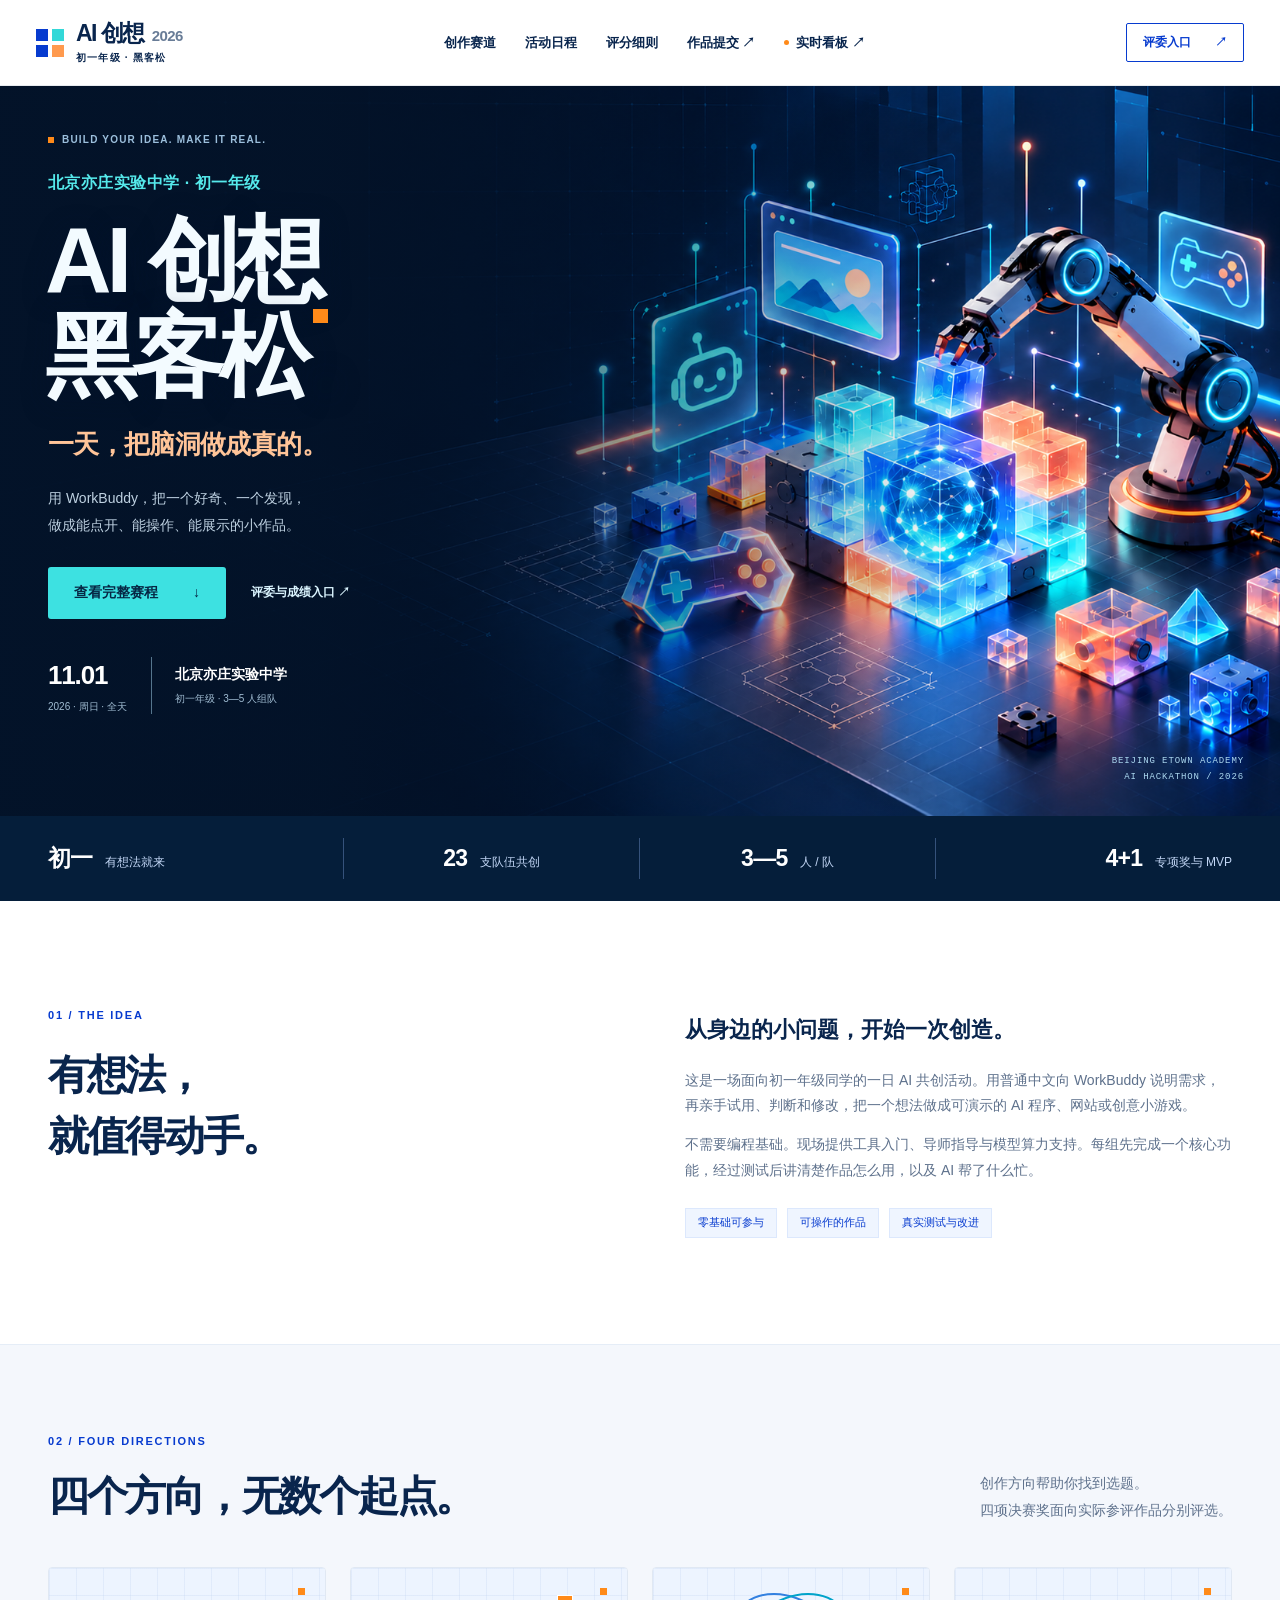
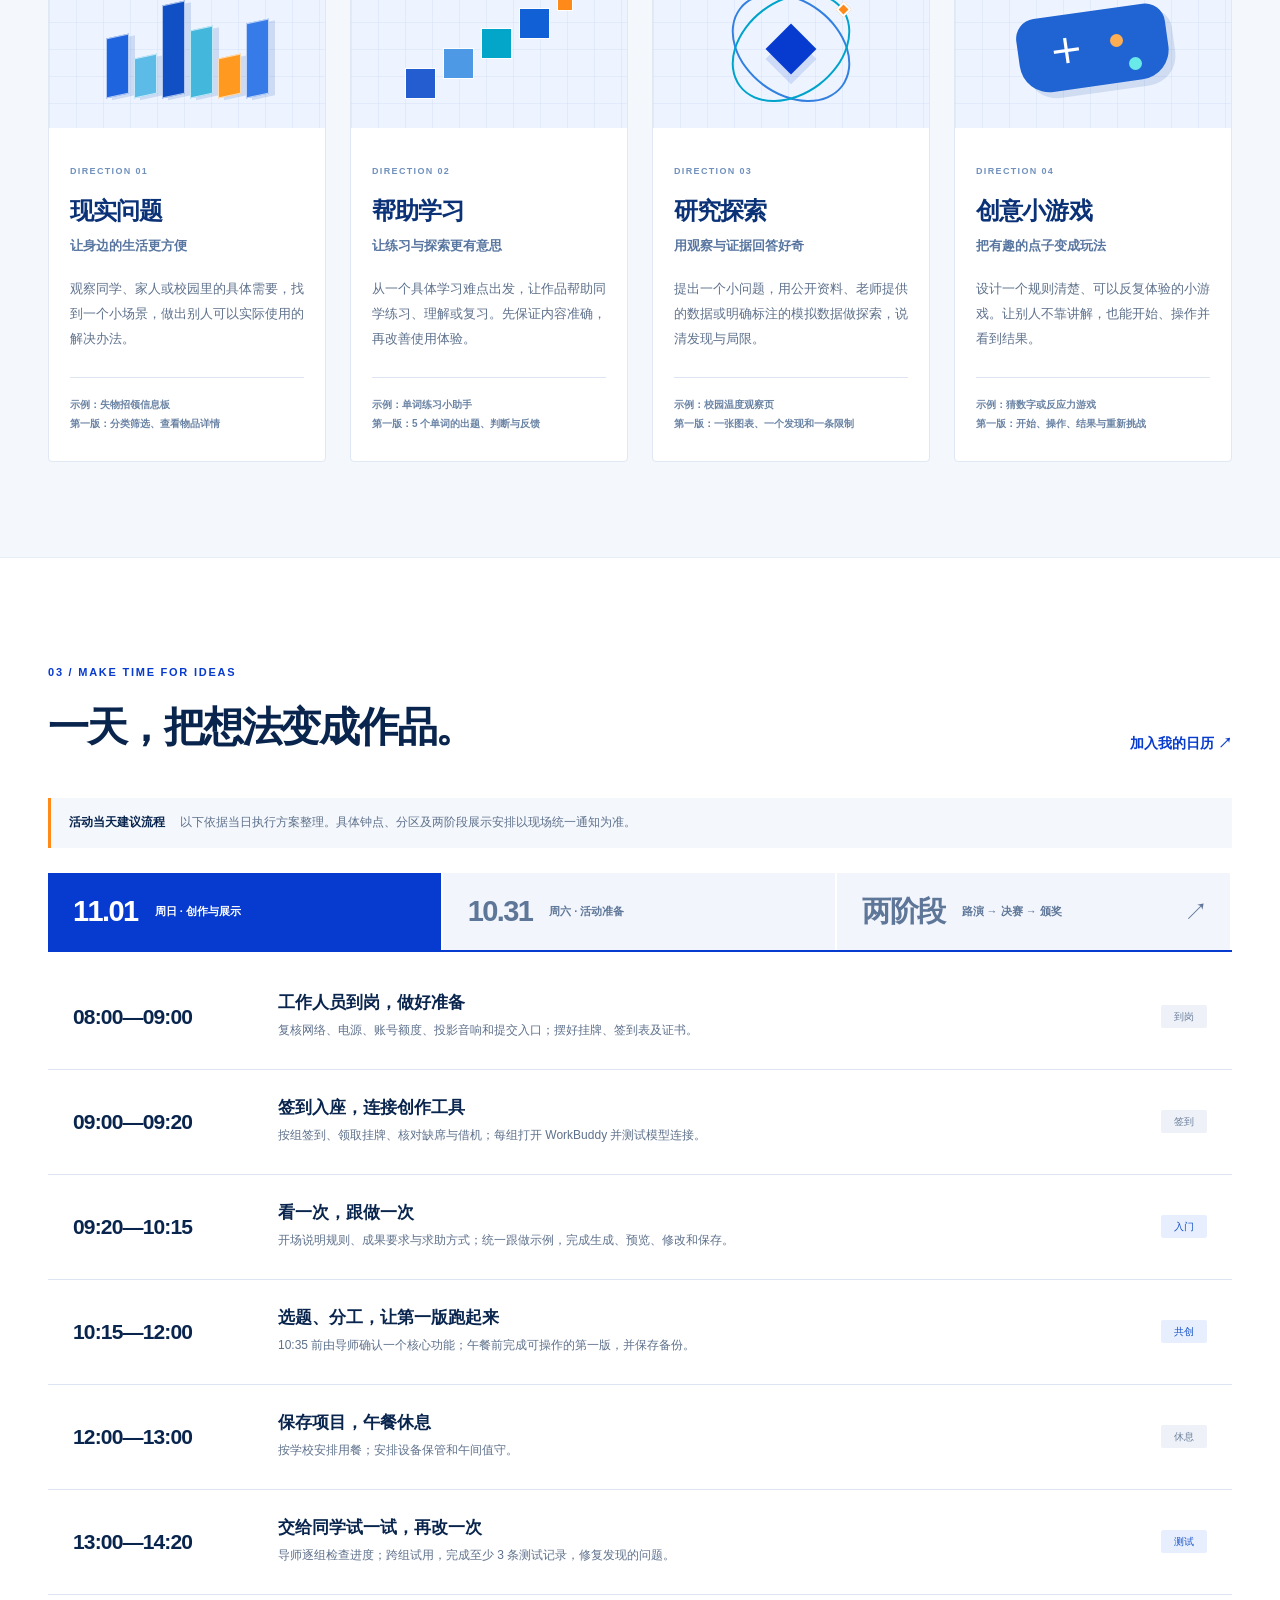
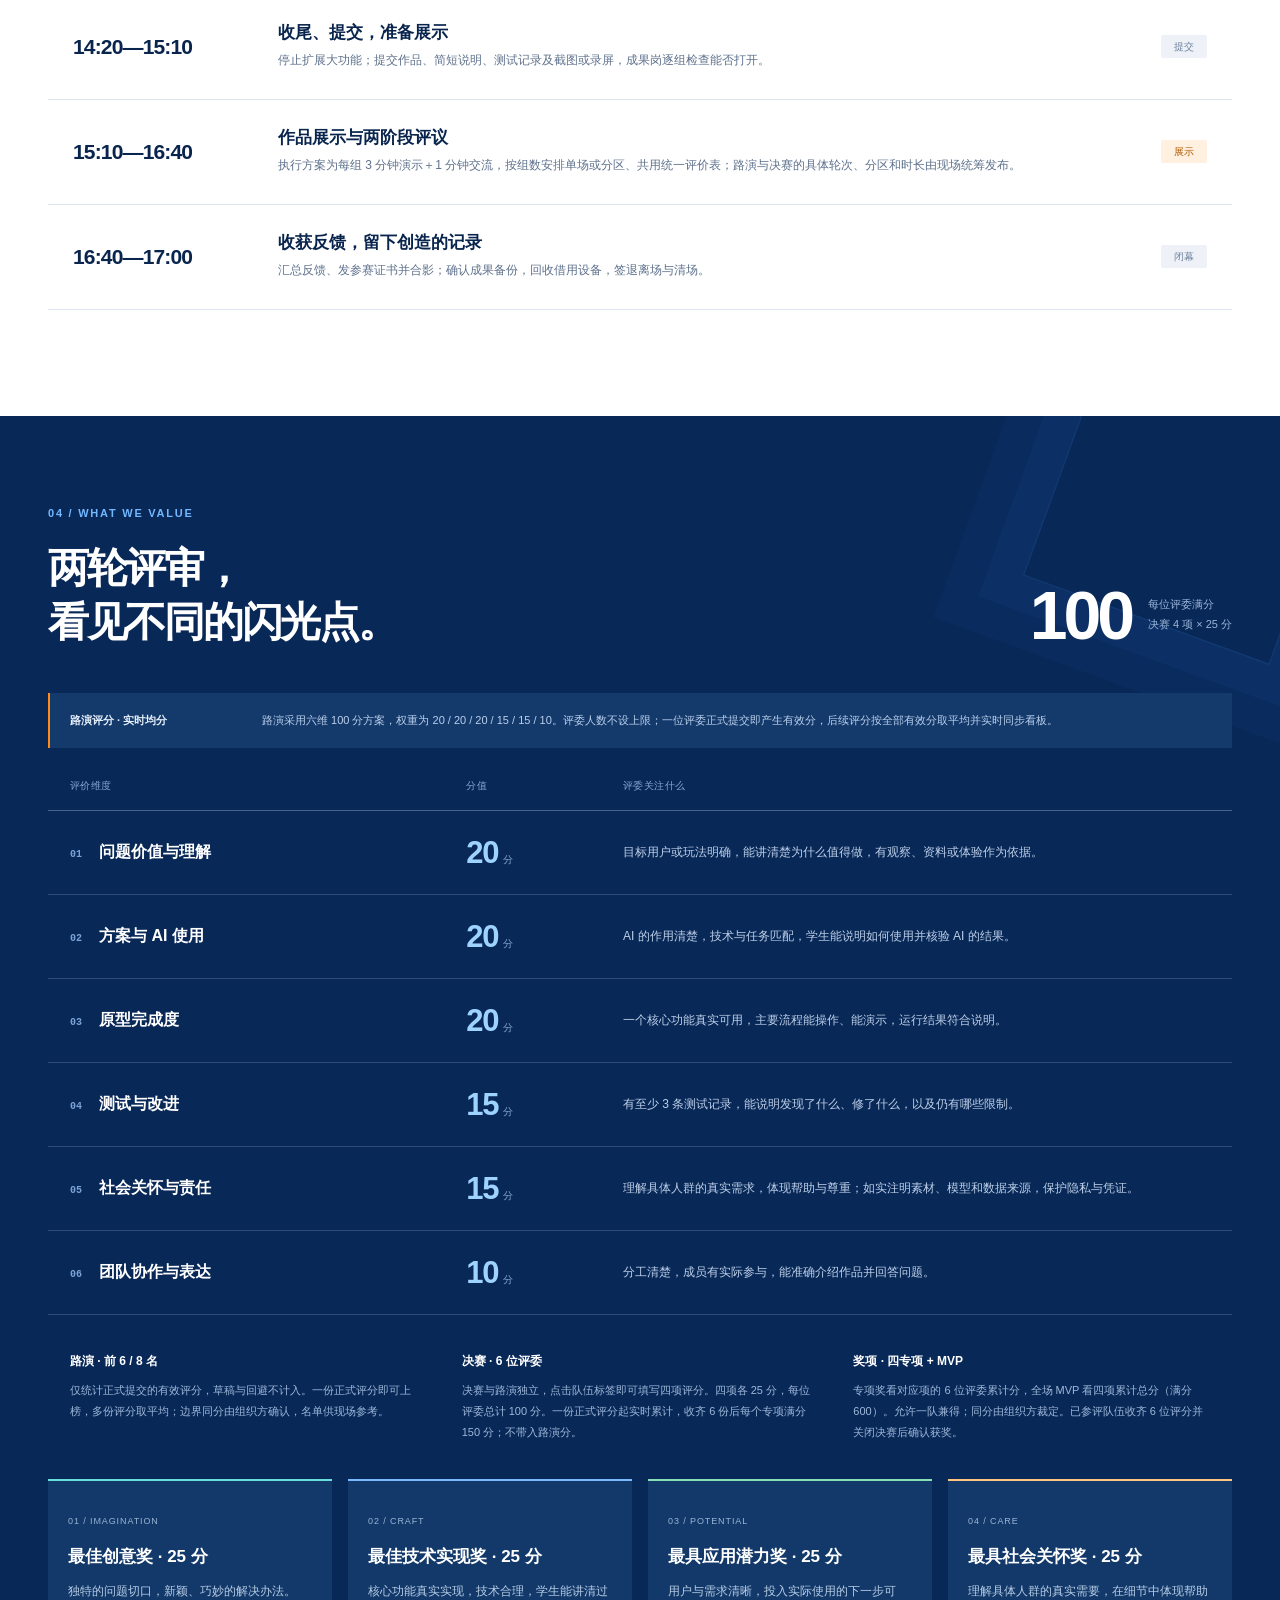
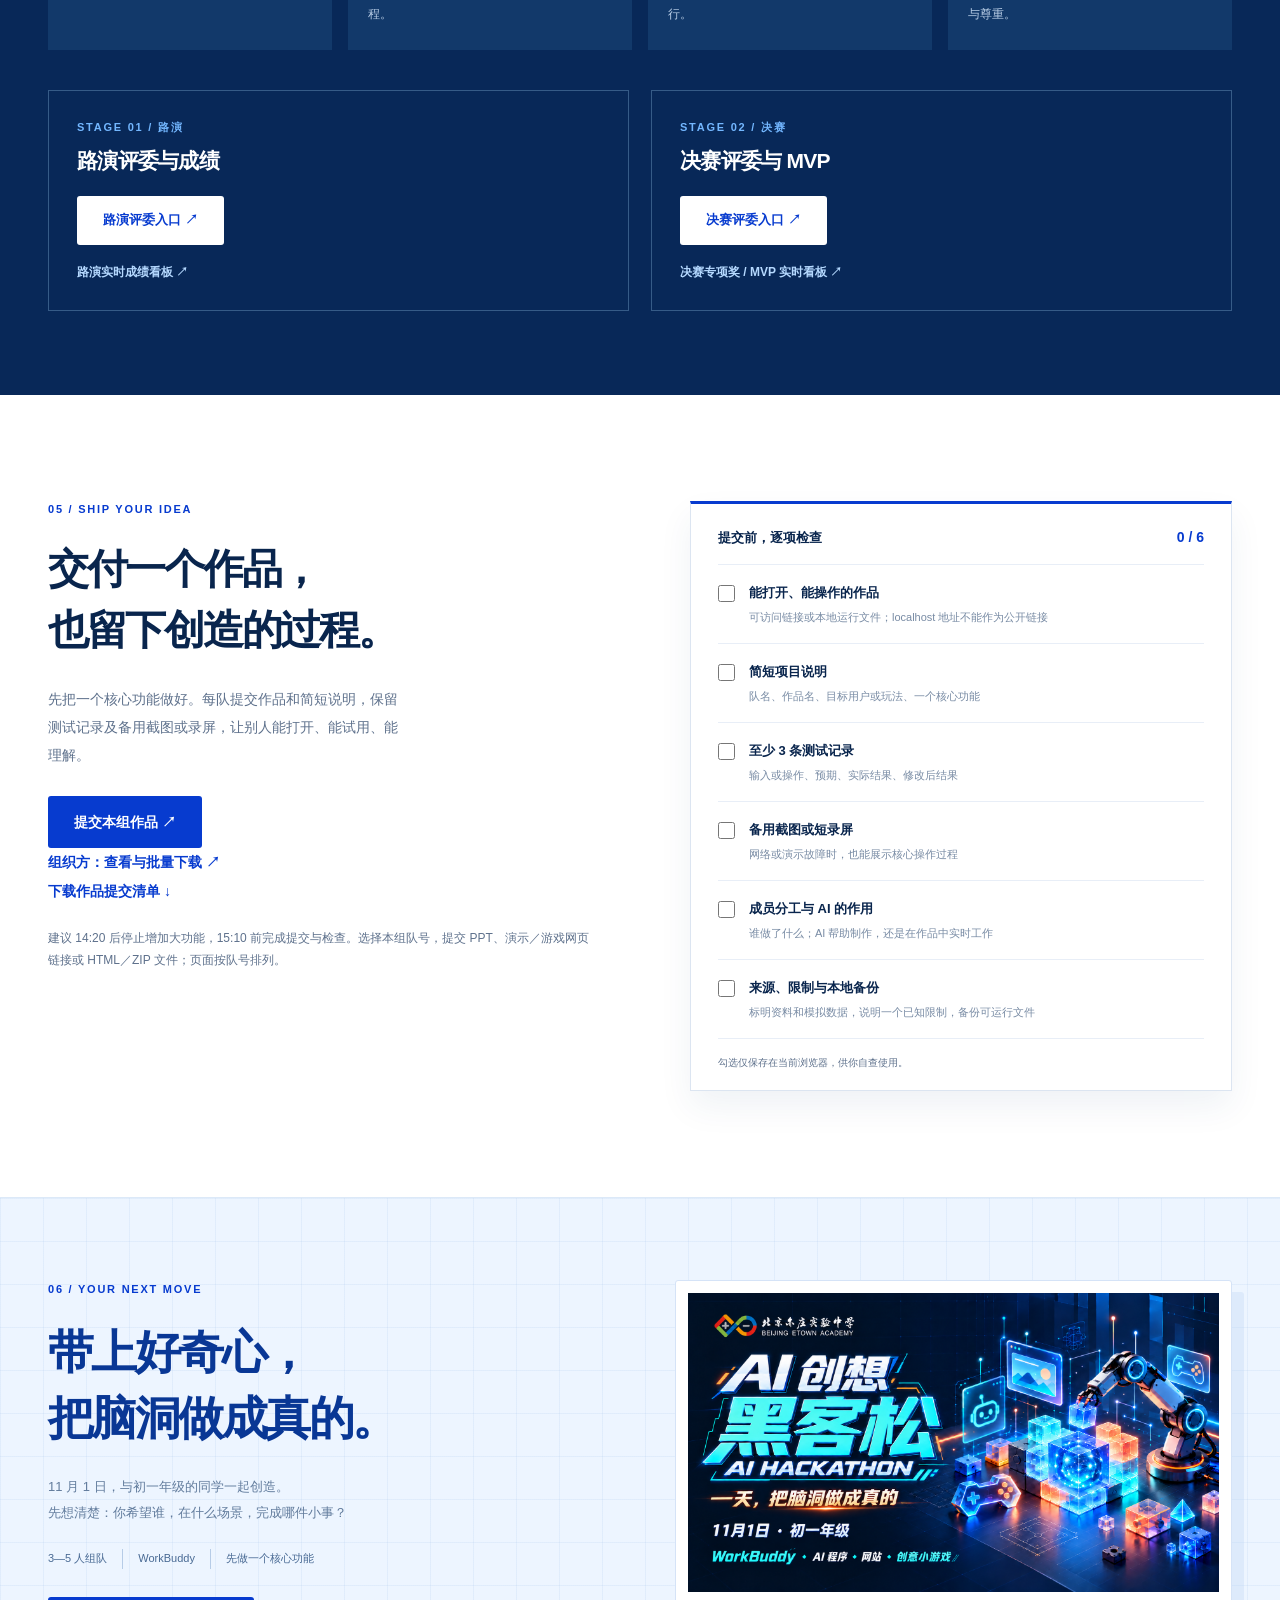
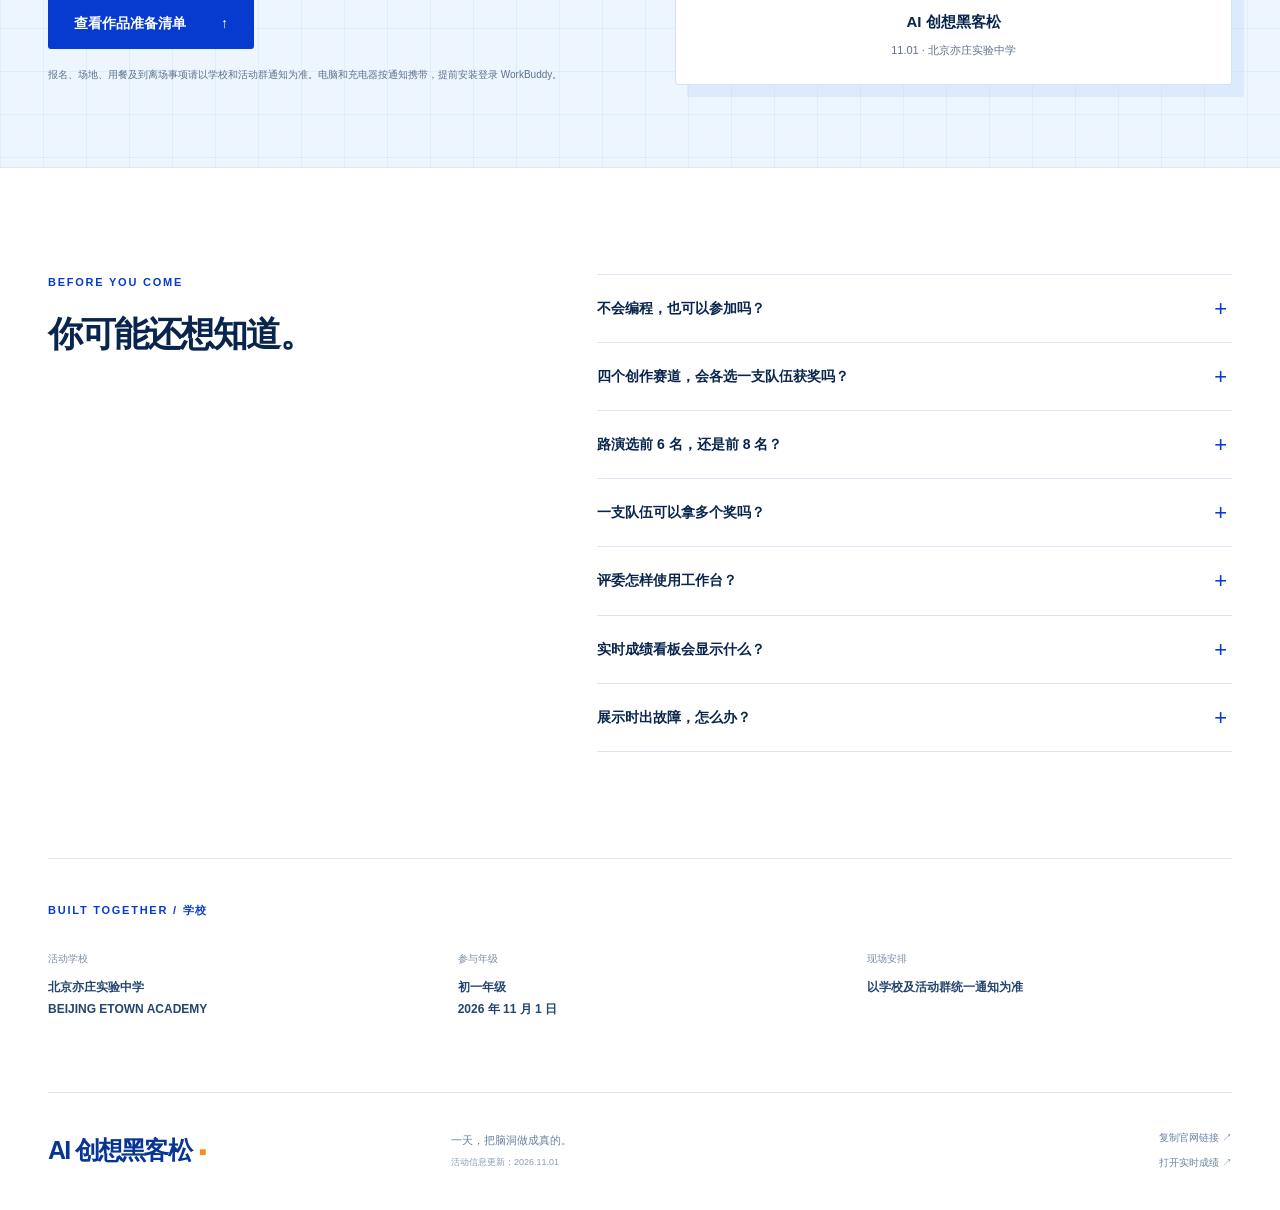
<file: index.html>
<!doctype html>
<html lang="zh-CN">
<head>
<meta charset="utf-8"><meta name="viewport" content="width=device-width,initial-scale=1"><meta name="theme-color" content="#061b36">
<title>AI 创想黑客松 · 北京亦庄实验中学初一年级</title>
<meta name="description" content="2026年11月1日，北京亦庄实验中学初一年级 AI 创想黑客松。用 WorkBuddy 把脑洞做成真的。查看完整赛程、创作赛道、两阶段评审与实时成绩。">
<meta property="og:title" content="AI 创想黑客松 · 一天，把脑洞做成真的"><meta property="og:description" content="11月1日 · 初一年级 · 北京亦庄实验中学。赛程、赛道、两阶段评审与实时成绩。"><meta property="og:type" content="website"><meta property="og:image" content="assets/chuyi-key-visual.png">
<link rel="icon" href="favicon.svg" type="image/svg+xml"><link rel="stylesheet" href="styles.css"><script src="app.js" defer></script>
</head>
<body>
<a class="skip-link" href="#main">跳到主要内容</a>
<header class="site-header">
<a class="brand" href="#" aria-label="AI创想黑客松首页"><span class="brand-mark" aria-hidden="true"><i></i><i></i><i></i><i></i></span><span><strong>AI 创想 <span class="brand-year">2026</span></strong><small>初一年级 · 黑客松</small></span></a>
<button class="menu-toggle" aria-expanded="false" aria-controls="main-nav">菜单 <span>＋</span></button>
<nav id="main-nav" aria-label="主导航"><a href="#tracks">创作赛道</a><a href="#schedule">活动日程</a><a href="#judging">评分细则</a><a href="https://8.141.114.201/chuyi/submit.html">作品提交 ↗</a><a href="https://8.141.114.201/chuyi/platform.html#board-roadshow" class="nav-live"><span class="status-dot"></span>实时看板 ↗</a></nav>
<a class="header-cta" href="#judge-access">评委入口 <span>↗</span></a>
</header>
<main id="main">
<section class="hero" aria-labelledby="hero-title">
<div class="hero-art" aria-hidden="true"><img src="assets/chuyi-robot-background.png" alt="" fetchpriority="high" width="1672" height="941"></div>
<div class="hero-inner wrap">
<p class="eyebrow"><span class="tiny-square"></span> BUILD YOUR IDEA. MAKE IT REAL.</p><p class="hero-kicker">北京亦庄实验中学 · 初一年级</p>
<h1 id="hero-title">AI 创想<br>黑客松<span class="title-square">.</span></h1>
<p class="hero-motto">一天，把脑洞做成真的。</p><p class="hero-description">用 WorkBuddy，把一个好奇、一个发现，<br>做成能点开、能操作、能展示的小作品。</p>
<div class="hero-actions"><a class="button primary" href="#schedule">查看完整赛程 <span>↓</span></a><a class="text-link" href="#judge-access">评委与成绩入口 ↗</a></div>
<div class="hero-location"><span class="date-block"><b>11.01</b><small>2026 · 周日 · 全天</small></span><span class="location-block"><b>北京亦庄实验中学</b><small>初一年级 · 3—5 人组队</small></span></div>
</div><span class="hero-coordinate" aria-hidden="true">BEIJING ETOWN ACADEMY<br>AI HACKATHON / 2026</span>
</section>
<div class="event-strip"><div class="wrap"><span><b>初一</b> 有想法就来</span><span><b>23</b> 支队伍共创</span><span><b>3—5</b> 人 / 队</span><span><b>4+1</b> 专项奖与 MVP</span></div></div>
<section class="section wrap about" id="about"><div class="section-intro"><p class="eyebrow">01 / THE IDEA</p><h2>有想法，<br>就值得动手。</h2></div><div class="about-copy"><p class="lead">从身边的小问题，开始一次创造。</p><p>这是一场面向初一年级同学的一日 AI 共创活动。用普通中文向 WorkBuddy 说明需求，再亲手试用、判断和修改，把一个想法做成可演示的 AI 程序、网站或创意小游戏。</p><p>不需要编程基础。现场提供工具入门、导师指导与模型算力支持。每组先完成一个核心功能，经过测试后讲清楚作品怎么用，以及 AI 帮了什么忙。</p><div class="inline-tags"><span>零基础可参与</span><span>可操作的作品</span><span>真实测试与改进</span></div></div></section>
<section class="tracks-section" id="tracks"><div class="wrap"><div class="section-heading"><div><p class="eyebrow">02 / FOUR DIRECTIONS</p><h2>四个方向，无数个起点。</h2></div><p>创作方向帮助你找到选题。<br>四项决赛奖面向实际参评作品分别评选。</p></div>
<div class="track-grid">
<article class="track"><div class="track-visual city" aria-hidden="true"><i></i><i></i><i></i><i></i><i></i><i></i></div><span class="track-number">DIRECTION 01</span><h3>现实问题</h3><p class="track-subtitle">让身边的生活更方便</p><p>观察同学、家人或校园里的具体需要，找到一个小场景，做出别人可以实际使用的解决办法。</p><div class="track-topics">示例：失物招领信息板<br>第一版：分类筛选、查看物品详情</div></article>
<article class="track"><div class="track-visual learning" aria-hidden="true"><i></i><i></i><i></i><i></i><i></i></div><span class="track-number">DIRECTION 02</span><h3>帮助学习</h3><p class="track-subtitle">让练习与探索更有意思</p><p>从一个具体学习难点出发，让作品帮助同学练习、理解或复习。先保证内容准确，再改善使用体验。</p><div class="track-topics">示例：单词练习小助手<br>第一版：5 个单词的出题、判断与反馈</div></article>
<article class="track"><div class="track-visual science" aria-hidden="true"><span class="orbit"></span><span class="orbit two"></span><span class="nucleus"></span><i class="track-pixel"></i></div><span class="track-number">DIRECTION 03</span><h3>研究探索</h3><p class="track-subtitle">用观察与证据回答好奇</p><p>提出一个小问题，用公开资料、老师提供的数据或明确标注的模拟数据做探索，说清发现与局限。</p><div class="track-topics">示例：校园温度观察页<br>第一版：一张图表、一个发现和一条限制</div></article>
<article class="track"><div class="track-visual game" aria-hidden="true"><span>＋</span><i></i><i></i></div><span class="track-number">DIRECTION 04</span><h3>创意小游戏</h3><p class="track-subtitle">把有趣的点子变成玩法</p><p>设计一个规则清楚、可以反复体验的小游戏。让别人不靠讲解，也能开始、操作并看到结果。</p><div class="track-topics">示例：猜数字或反应力游戏<br>第一版：开始、操作、结果与重新挑战</div></article>
</div></div></section>
<section class="section wrap" id="schedule"><div class="section-heading"><div><p class="eyebrow">03 / MAKE TIME FOR IDEAS</p><h2>一天，把想法变成作品。</h2></div><a class="text-link" href="downloads/chuyi-hackathon.ics" download>加入我的日历 ↗</a></div>
<p class="schedule-version"><strong>活动当天建议流程</strong> 以下依据当日执行方案整理。具体钟点、分区及两阶段展示安排以现场统一通知为准。</p>
<div class="schedule-tabs" aria-label="选择赛程阶段"><button id="tab-day1" data-day="day1" class="active"><strong>11.01</strong><span>周日 · 创作与展示</span></button><button id="tab-prepare" data-day="prepare"><strong>10.31</strong><span>周六 · 活动准备</span></button><button id="tab-review" data-day="review"><strong>两阶段</strong><span>路演 → 决赛 → 颁奖</span><span class="tab-arrow">↗</span></button></div>
<div class="schedule-panel" id="day1" aria-labelledby="tab-day1"><h3 class="sr-only">11月1日活动当天建议流程</h3>
<div class="schedule-row"><time>08:00—09:00</time><div><h4>工作人员到岗，做好准备</h4><p>复核网络、电源、账号额度、投影音响和提交入口；摆好挂牌、签到表及证书。</p></div><span class="event-tag">到岗</span></div>
<div class="schedule-row"><time>09:00—09:20</time><div><h4>签到入座，连接创作工具</h4><p>按组签到、领取挂牌、核对缺席与借机；每组打开 WorkBuddy 并测试模型连接。</p></div><span class="event-tag">签到</span></div>
<div class="schedule-row"><time>09:20—10:15</time><div><h4>看一次，跟做一次</h4><p>开场说明规则、成果要求与求助方式；统一跟做示例，完成生成、预览、修改和保存。</p></div><span class="event-tag blue">入门</span></div>
<div class="schedule-row"><time>10:15—12:00</time><div><h4>选题、分工，让第一版跑起来</h4><p>10:35 前由导师确认一个核心功能；午餐前完成可操作的第一版，并保存备份。</p></div><span class="event-tag blue">共创</span></div>
<div class="schedule-row"><time>12:00—13:00</time><div><h4>保存项目，午餐休息</h4><p>按学校安排用餐；安排设备保管和午间值守。</p></div><span class="event-tag">休息</span></div>
<div class="schedule-row"><time>13:00—14:20</time><div><h4>交给同学试一试，再改一次</h4><p>导师逐组检查进度；跨组试用，完成至少 3 条测试记录，修复发现的问题。</p></div><span class="event-tag blue">测试</span></div>
<div class="schedule-row"><time>14:20—15:10</time><div><h4>收尾、提交，准备展示</h4><p>停止扩展大功能；提交作品、简短说明、测试记录及截图或录屏，成果岗逐组检查能否打开。</p></div><span class="event-tag">提交</span></div>
<div class="schedule-row"><time>15:10—16:40</time><div><h4>作品展示与两阶段评议</h4><p>执行方案为每组 3 分钟演示＋1 分钟交流，按组数安排单场或分区、共用统一评价表；路演与决赛的具体轮次、分区和时长由现场统筹发布。</p></div><span class="event-tag orange">展示</span></div>
<div class="schedule-row"><time>16:40—17:00</time><div><h4>收获反馈，留下创造的记录</h4><p>汇总反馈、发参赛证书并合影；确认成果备份，回收借用设备，签退离场与清场。</p></div><span class="event-tag">闭幕</span></div>
</div>
<div class="schedule-panel" id="prepare" aria-labelledby="tab-prepare"><h3 class="sr-only">10月31日活动准备</h3><div class="schedule-row"><time>09:00</time><div><h4>线上说明 · 15—20 分钟</h4><p>说明到场、组队和电脑携带要求；提前安装登录 WorkBuddy；了解当天流程、提交要求及求助方式。</p></div><span class="event-tag">准备</span></div><div class="schedule-row"><time>下午</time><div><h4>广告公司布场 · 技术全流程检查</h4><p>安装主视觉、道旗、易拉宝与导视，摆放工位和桌牌；技术组跑通登录、创作、提交与投屏。</p></div><span class="event-tag blue">联调</span></div><p class="schedule-note">场地、设备和物料按最终报名名单配置；各岗位与联系方式由统筹教师统一确认。</p></div>
<div class="schedule-panel" id="review" aria-labelledby="tab-review"><h3 class="sr-only">路演与决赛流程</h3><div class="review-callout"><span class="eyebrow">TWO STAGES / ONE DAY</span><h3>两轮独立评审，看见不同优势。</h3><p>创作赛道用于组织选题；路演面向全部参赛队综合评分，决赛使用独立工作台，直接选择队伍评选四个专项奖与全场 MVP，不等待路演名单同步。</p></div><div class="schedule-row"><time>第一阶段</time><div><h4>路演 · 综合评分选拔</h4><p>北京时间 11 月 1 日 13:00 自动开放路演。按 100 分制汇总有效均分，前 6 名或前 8 名供现场选拔参考，默认显示前 6 名。</p></div><span class="event-tag blue">入围</span></div><div class="schedule-row"><time>名单确认</time><div><h4>核对排名，独立开展决赛</h4><p>路演边界同分由组织方确认。决赛评委可直接点击全部队伍标签评分，两个工作台各自开放、各自统计。</p></div><span class="event-tag">确认</span></div><div class="schedule-row"><time>第二阶段</time><div><h4>决赛 · 四项评分与全场 MVP</h4><p>6 位评委各按创意、技术实现、应用潜力、社会关怀四项打分，每项 0—25 分。专项奖累计对应项（满分 150），全场 MVP 累计四项总分（满分 600）；路演分不带入，允许一队兼得。同分由组织方裁定。</p></div><span class="event-tag orange">颁奖</span></div><p class="schedule-note">两阶段展示均纳入当日展示评议安排；具体开始时间和轮次以现场通知为准。</p></div>
</section>
<section class="judging-section" id="judging"><div class="wrap"><div class="section-heading"><div><p class="eyebrow">04 / WHAT WE VALUE</p><h2>两轮评审，<br>看见不同的闪光点。</h2></div><div class="score-total"><strong>100</strong><span>每位评委满分<br>决赛 4 项 × 25 分</span></div></div>
<p class="rules-notice"><strong>路演评分 · 实时均分</strong>路演采用六维 100 分方案，权重为 20 / 20 / 20 / 15 / 15 / 10。评委人数不设上限；一位评委正式提交即产生有效分，后续评分按全部有效分取平均并实时同步看板。</p>
<div class="score-table" role="table" aria-label="路演六维评分方案"><div class="score-table-head" role="row"><span role="columnheader">评价维度</span><span role="columnheader">分值</span><span role="columnheader">评委关注什么</span></div>
<div class="score-row" role="row"><h3 role="cell"><span>01</span>问题价值与理解</h3><strong role="cell">20<small>分</small></strong><p role="cell">目标用户或玩法明确，能讲清楚为什么值得做，有观察、资料或体验作为依据。</p></div>
<div class="score-row" role="row"><h3 role="cell"><span>02</span>方案与 AI 使用</h3><strong role="cell">20<small>分</small></strong><p role="cell">AI 的作用清楚，技术与任务匹配，学生能说明如何使用并核验 AI 的结果。</p></div>
<div class="score-row" role="row"><h3 role="cell"><span>03</span>原型完成度</h3><strong role="cell">20<small>分</small></strong><p role="cell">一个核心功能真实可用，主要流程能操作、能演示，运行结果符合说明。</p></div>
<div class="score-row" role="row"><h3 role="cell"><span>04</span>测试与改进</h3><strong role="cell">15<small>分</small></strong><p role="cell">有至少 3 条测试记录，能说明发现了什么、修了什么，以及仍有哪些限制。</p></div>
<div class="score-row" role="row"><h3 role="cell"><span>05</span>社会关怀与责任</h3><strong role="cell">15<small>分</small></strong><p role="cell">理解具体人群的真实需求，体现帮助与尊重；如实注明素材、模型和数据来源，保护隐私与凭证。</p></div>
<div class="score-row" role="row"><h3 role="cell"><span>06</span>团队协作与表达</h3><strong role="cell">10<small>分</small></strong><p role="cell">分工清楚，成员有实际参与，能准确介绍作品并回答问题。</p></div>
</div>
<div class="judging-notes"><p><strong>路演 · 前 6 / 8 名</strong>仅统计正式提交的有效评分，草稿与回避不计入。一份正式评分即可上榜，多份评分取平均；边界同分由组织方确认，名单供现场参考。</p><p><strong>决赛 · 6 位评委</strong>决赛与路演独立，点击队伍标签即可填写四项评分。四项各 25 分，每位评委总计 100 分。一份正式评分起实时累计，收齐 6 份后每个专项满分 150 分；不带入路演分。</p><p><strong>奖项 · 四专项 + MVP</strong>专项奖看对应项的 6 位评委累计分，全场 MVP 看四项累计总分（满分 600）。允许一队兼得；同分由组织方裁定。已参评队伍收齐 6 位评分并关闭决赛后确认获奖。</p></div>
<div class="award-grid"><article><span>01 / IMAGINATION</span><h3>最佳创意奖 · 25 分</h3><p>独特的问题切口，新颖、巧妙的解决办法。</p></article><article><span>02 / CRAFT</span><h3>最佳技术实现奖 · 25 分</h3><p>核心功能真实实现，技术合理，学生能讲清过程。</p></article><article><span>03 / POTENTIAL</span><h3>最具应用潜力奖 · 25 分</h3><p>用户与需求清晰，投入实际使用的下一步可行。</p></article><article><span>04 / CARE</span><h3>最具社会关怀奖 · 25 分</h3><p>理解具体人群的真实需要，在细节中体现帮助与尊重。</p></article></div>
<div id="judge-access" class="access-grid" aria-label="评委与实时成绩入口"><div><p class="eyebrow">STAGE 01 / 路演</p><h3>路演评委与成绩</h3><a class="button primary" href="https://8.141.114.201/chuyi/platform.html#judge-roadshow">路演评委入口 ↗</a><a class="text-link" href="https://8.141.114.201/chuyi/platform.html#board-roadshow">路演实时成绩看板 ↗</a></div><div><p class="eyebrow">STAGE 02 / 决赛</p><h3>决赛评委与 MVP</h3><a class="button primary" href="https://8.141.114.201/chuyi/platform.html#judge-final">决赛评委入口 ↗</a><a class="text-link" href="https://8.141.114.201/chuyi/platform.html#board-final">决赛专项奖 / MVP 实时看板 ↗</a></div></div>
</div></section>
<section class="section wrap submission-section" id="submission"><div class="submission-copy"><p class="eyebrow">05 / SHIP YOUR IDEA</p><h2>交付一个作品，<br>也留下创造的过程。</h2><p>先把一个核心功能做好。每队提交作品和简短说明，保留测试记录及备用截图或录屏，让别人能打开、能试用、能理解。</p><a class="button primary" href="https://8.141.114.201/chuyi/submit.html">提交本组作品 ↗</a><br><a class="text-link" href="https://8.141.114.201/chuyi/submit.html#admin">组织方：查看与批量下载 ↗</a><br><a class="text-link" href="downloads/submission-checklist.txt" download>下载作品提交清单 ↓</a><p class="small-note">建议 14:20 后停止增加大功能，15:10 前完成提交与检查。选择本组队号，提交 PPT、演示／游戏网页链接或 HTML／ZIP 文件；页面按队号排列。</p></div><div class="checklist" aria-label="作品提交自查清单"><p class="checklist-heading">提交前，逐项检查 <span id="check-count">0 / 6</span></p><label><input type="checkbox" data-check="prototype"><span><strong>能打开、能操作的作品</strong><small>可访问链接或本地运行文件；localhost 地址不能作为公开链接</small></span></label><label><input type="checkbox" data-check="summary"><span><strong>简短项目说明</strong><small>队名、作品名、目标用户或玩法、一个核心功能</small></span></label><label><input type="checkbox" data-check="tests"><span><strong>至少 3 条测试记录</strong><small>输入或操作、预期、实际结果、修改后结果</small></span></label><label><input type="checkbox" data-check="backup"><span><strong>备用截图或短录屏</strong><small>网络或演示故障时，也能展示核心操作过程</small></span></label><label><input type="checkbox" data-check="team"><span><strong>成员分工与 AI 的作用</strong><small>谁做了什么；AI 帮助制作，还是在作品中实时工作</small></span></label><label><input type="checkbox" data-check="sources"><span><strong>来源、限制与本地备份</strong><small>标明资料和模拟数据，说明一个已知限制，备份可运行文件</small></span></label><p class="small-note">勾选仅保存在当前浏览器，供你自查使用。</p></div></section>
<section class="join-section" id="join"><div class="wrap join-grid"><div><p class="eyebrow">06 / YOUR NEXT MOVE</p><h2>带上好奇心，<br>把脑洞做成真的。</h2><p>11 月 1 日，与初一年级的同学一起创造。<br>先想清楚：你希望谁，在什么场景，完成哪件小事？</p><div class="join-facts"><span>3—5 人组队</span><span>WorkBuddy</span><span>先做一个核心功能</span></div><a class="button primary" href="#submission">查看作品准备清单 <span>↑</span></a><p class="small-note">报名、场地、用餐及到离场事项请以学校和活动群通知为准。电脑和充电器按通知携带，提前安装登录 WorkBuddy。</p></div><div class="key-visual-card"><img src="assets/chuyi-key-visual.png" width="1672" height="941" alt="AI创想黑客松主视觉：机械臂与青蓝发光积木，一天，把脑洞做成真的；11月1日，初一年级" loading="lazy"><strong>AI 创想黑客松</strong><span>11.01 · 北京亦庄实验中学</span></div></div></section>
<section class="section wrap faq-section"><div><p class="eyebrow">BEFORE YOU COME</p><h2>你可能还想知道。</h2></div><div class="faq-list"><details><summary>不会编程，也可以参加吗？</summary><p>可以。活动欢迎零编程基础的初一年级同学。你可以用普通中文向 WorkBuddy 说明需求，参与选题、设计、试用与修改；成员都要理解自己的作品。</p></details><details><summary>四个创作赛道，会各选一支队伍获奖吗？</summary><p>创作方向和决赛奖项分别设置。现实问题、帮助学习、研究探索、创意小游戏用于选题；决赛独立提供全部队伍标签，按四项各 25 分评分，各项累计最高者获专项奖，四项累计总分最高者获全场 MVP。</p></details><details><summary>路演选前 6 名，还是前 8 名？</summary><p>组织方可在后台选择 6 或 8 个名额，当前默认 6 个。路演一位评委正式提交后即显示有效均分，评委人数不设上限；边界同分由组织方确认；决赛工作台不受该名单限制。</p></details><details><summary>一支队伍可以拿多个奖吗？</summary><p>可以。决赛的最佳创意、最佳技术实现、最具应用潜力、最具社会关怀四项独立评选，路演分不带入，同一队可在不同奖项中获奖，并参与全场 MVP 总分评选。同分由组织方裁定。</p></details><details><summary>评委怎样使用工作台？</summary><p>使用主办方发放的统一邀请码进入。路演无需选择身份，系统在当前浏览器自动记住独立评委；决赛选择自己的评委编号，再点队伍标签填写四项分数。评分可保存草稿，确认后正式提交；只有正式提交的有效评分参与统计。路演在 11 月 1 日 13:00 自动开放，决赛独立开放。利益相关时使用回避。</p></details><details><summary>实时成绩看板会显示什么？</summary><p>看板约每 1 秒自动更新。路演第一份正式评分即显示综合均分，更多评分提交后重新计算平均分；决赛看板从第一份正式评分起显示四项累计分、MVP 总分与已提交人数，未满 6 位标为暂定，收齐后再由组织方确认。看板不公开评委身份、单份评分及评语，最终入围和获奖结果以组织方确认为准。</p></details><details><summary>展示时出故障，怎么办？</summary><p>提前测试链接并保留本地备份。遇到临时故障，可以使用截图或短录屏展示真实完成的功能；如实说明演示数据、未完成部分及作品局限，并向技术组求助。</p></details></div></section>
<section class="organizers wrap"><p class="eyebrow">BUILT TOGETHER / 学校</p><dl><div><dt>活动学校</dt><dd>北京亦庄实验中学<br>BEIJING ETOWN ACADEMY</dd></div><div><dt>参与年级</dt><dd>初一年级<br>2026 年 11 月 1 日</dd></div><div><dt>现场安排</dt><dd>以学校及活动群统一通知为准</dd></div></dl></section>
</main>
<footer class="site-footer wrap"><a class="footer-title" href="#">AI 创想黑客松<span>■</span></a><p>一天，把脑洞做成真的。<br><small>活动信息更新：2026.11.01</small></p><div><button class="text-link" id="share-button">复制官网链接 ↗</button><a href="https://8.141.114.201/chuyi/platform.html#board-roadshow">打开实时成绩 ↗</a></div></footer><div class="toast" id="toast" role="status" aria-live="polite"></div>
</body></html>
</file>
<file: styles.css>
:root{--ink:#09254d;--muted:#5e718c;--blue:#073bcf;--cyan:#00adc6;--orange:#ff8a19;--line:#dce5f1;--pale:#f0f6fe;--font:"PingFang SC","Microsoft YaHei","Noto Sans CJK SC",sans-serif}
*{box-sizing:border-box}html{scroll-behavior:smooth;scroll-padding-top:110px}body{margin:0;background:#fff;color:var(--ink);font-family:var(--font);font-size:16px;line-height:1.8;-webkit-font-smoothing:antialiased}button,input{font:inherit}button{color:inherit;cursor:pointer}a{color:inherit;text-decoration:none}button:focus-visible,a:focus-visible,input:focus-visible,summary:focus-visible{outline:3px solid var(--orange);outline-offset:5px}img{max-width:100%;display:block}h1,h2,h3,h4,p{margin:0}h1,h2,h3,h4{line-height:1.3}h2{font-size:clamp(30px,3.2vw,44px);letter-spacing:-.055em;font-weight:800}h3{font-size:23px;letter-spacing:-.035em}p{overflow-wrap:break-word}[hidden]{display:none!important}.wrap{width:min(1240px,calc(100% - 96px));margin-inline:auto}.section{padding-block:106px}.eyebrow{font-size:11px;font-weight:800;letter-spacing:.16em;line-height:1.5;color:var(--blue)}.section-intro .eyebrow,.section-heading .eyebrow,.submission-copy .eyebrow,.join-section .eyebrow,.faq-section .eyebrow{margin-bottom:21px}.section-heading{display:flex;align-items:flex-end;justify-content:space-between;gap:34px;margin-bottom:44px}.section-heading>p{font-size:14px;line-height:1.9;color:var(--muted)}.text-link{display:inline-flex;align-items:center;gap:10px;border:0;padding:0;background:transparent;font-size:14px;font-weight:700;color:var(--blue);line-height:1.6}.text-link:hover{text-decoration:underline;text-underline-offset:5px}.button{display:inline-flex;align-items:center;justify-content:center;gap:35px;min-height:52px;padding:13px 25px;border:1px solid transparent;border-radius:3px;font-size:14px;font-weight:700;line-height:1.6;transition:background .18s ease,transform .18s ease}.button.primary{background:var(--blue);color:#fff}.button.primary:hover{background:#0028a1;transform:translateY(-2px)}.small-note{font-size:12px;color:var(--muted);line-height:1.8}.sr-only{position:absolute;width:1px;height:1px;padding:0;margin:-1px;overflow:hidden;clip:rect(0,0,0,0);white-space:nowrap;border:0}.skip-link{position:fixed;top:10px;left:20px;z-index:100;padding:10px 18px;background:var(--blue);color:#fff;transform:translateY(-150%)}.skip-link:focus{transform:translateY(0)}
.site-header{position:sticky;z-index:50;top:0;height:86px;display:flex;align-items:center;justify-content:space-between;gap:28px;padding:0 max(36px,calc((100vw - 1320px)/2));border-bottom:1px solid #09254d17;background:#fffffff2;backdrop-filter:blur(18px)}.brand{display:inline-flex;flex-shrink:0;align-items:center;gap:12px;line-height:1}.brand-mark{display:grid;grid-template-columns:repeat(2,12px);gap:4px}.brand-mark i{width:12px;height:12px;background:var(--blue)}.brand-mark i:nth-child(2){background:var(--cyan)}.brand-mark i:last-child{background:var(--orange)}.brand strong{font-family:"Trebuchet MS",sans-serif;font-size:23px;letter-spacing:-.065em;font-weight:800}.brand-year{margin-left:3px;font-size:15px;letter-spacing:-.04em;color:#687c97}.brand small{display:block;margin-top:8px;font-size:10px;font-weight:700;letter-spacing:.12em}#main-nav{display:flex;align-items:center;gap:29px;font-size:13px;font-weight:600}#main-nav a{padding-block:12px;white-space:nowrap}#main-nav a:hover{color:var(--blue)}.nav-live{display:flex;gap:7px;align-items:center}.status-dot{width:5px;height:5px;display:inline-block;border-radius:50%;background:var(--orange)}.header-cta{display:flex;justify-content:space-between;align-items:center;gap:24px;min-height:39px;padding:8px 16px;border:1px solid var(--blue);border-radius:2px;color:var(--blue);font-size:12px;font-weight:700;white-space:nowrap}.header-cta:hover{color:#fff;background:var(--blue)}.menu-toggle{display:none}
.hero{position:relative;isolation:isolate;overflow:hidden;min-height:652px;background:#eff6ff}.hero-art{position:absolute;inset:0;z-index:-2;overflow:hidden}.hero-art img{width:100%;height:100%;object-fit:cover;object-position:center 56%}.hero:after{content:"";position:absolute;inset:0;z-index:-1;background:linear-gradient(90deg,#f7fbfff7 0%,#f7fbfff0 27%,#f7fbff8f 47%,#f7fbff00 69%)}.hero-inner{padding-top:57px;padding-bottom:43px}.hero .eyebrow{display:flex;align-items:center;gap:8px;font-size:10px;color:#486a99;letter-spacing:.12em}.tiny-square{width:6px;height:6px;display:inline-block;background:var(--orange)}.hero-kicker{margin-top:26px;color:var(--blue);font-size:16px;font-weight:700;letter-spacing:.03em}.hero h1{font-size:clamp(72px,7.8vw,112px);font-weight:900;letter-spacing:-.085em;line-height:1.12;margin:12px 0 16px -5px;color:#073593}.title-square{display:inline-block;width:.16em;height:.16em;margin-left:.08em;margin-bottom:.14em;background:var(--orange);font-size:inherit;color:transparent;vertical-align:baseline}.hero-motto{font-size:27px;font-weight:700;line-height:1.6;letter-spacing:-.025em}.hero-description{color:#5b718f;font-size:14px;line-height:1.95;margin-top:19px}.hero-actions{display:flex;align-items:center;gap:25px;margin-top:27px}.hero-actions .text-link{font-size:12px;color:#153e73}.hero-location{display:inline-flex;align-items:center;gap:23px;margin-top:38px}.hero-location>span{display:flex;flex-direction:column;line-height:1.4}.hero-location small{margin-top:7px;font-size:10px;color:#647d9b}.date-block{border-right:1px solid #c2d3eb;padding-right:24px}.date-block b{font-family:"Trebuchet MS",sans-serif;font-size:26px;font-weight:800;letter-spacing:-.045em}.location-block b{font-size:14px}.hero-coordinate{position:absolute;right:36px;bottom:31px;text-align:right;font-family:"Courier New",monospace;font-size:9px;line-height:1.7;letter-spacing:.1em;color:#123e7c}.event-strip{background:#082958;color:#c3d7f6}.event-strip .wrap{display:grid;grid-template-columns:repeat(4,1fr);padding-block:22px}.event-strip .wrap>span{font-size:12px;text-align:center;border-right:1px solid #35527b}.event-strip .wrap>span:first-child{text-align:left}.event-strip .wrap>span:last-child{border:0;text-align:right}.event-strip b{display:inline-block;margin-right:9px;color:#fff;font-family:"Trebuchet MS",var(--font);font-size:23px;font-weight:700;letter-spacing:-.03em}
.about{display:grid;grid-template-columns:1fr 1fr;gap:90px;align-items:start}.about h2{line-height:1.5}.about-copy{padding-top:3px;font-size:14px;color:var(--muted)}.about-copy .lead{margin-bottom:18px;color:var(--ink);font-size:22px;font-weight:700}.about-copy>p+p{margin-top:14px}.inline-tags{display:flex;flex-wrap:wrap;gap:10px;margin-top:25px}.inline-tags span{padding:4px 12px;color:var(--blue);background:#eff5ff;border:1px solid #dce8fd;font-size:11px}.tracks-section{background:#f4f7fc;border-block:1px solid #e5edf7;padding-block:88px 95px}.track-grid{display:grid;grid-template-columns:repeat(3,1fr);gap:24px}.track{padding:0 26px 28px;background:#fff;border:1px solid #e0e8f3;border-radius:4px;overflow:hidden}.track-visual{position:relative;height:160px;margin:0 -26px 27px;overflow:hidden;background-color:#edf4ff;background-image:linear-gradient(#c4d7f24f 1px,transparent 1px),linear-gradient(90deg,#c4d7f24f 1px,transparent 1px);background-size:27px 27px}.track-visual:after{content:"";position:absolute;width:7px;height:7px;right:20px;top:20px;background:var(--orange)}.track-number{font-size:9px;color:#7191bc;letter-spacing:.15em;font-weight:700}.track h3{margin-top:11px;color:#0b3277;font-size:24px}.track-subtitle{margin:8px 0 18px;font-size:13px;font-weight:600;color:#5876a0}.track p:not(.track-subtitle){font-size:13px;line-height:1.95;color:var(--muted)}.track-topics{margin-top:25px;padding-top:17px;border-top:1px solid var(--line);font-size:10px;font-weight:600;color:#6b84a5}.orbit{position:absolute;top:32px;left:calc(50% - 65px);height:95px;width:130px;border:2px solid #3380e0;border-radius:50%;transform:rotate(37deg)}.orbit.two{transform:rotate(-37deg);border-color:#00a3ca}.nucleus{position:absolute;top:63px;left:calc(50% - 18px);width:36px;height:36px;background:#073bcf;transform:rotate(45deg);box-shadow:7px 7px 0 #073bcf24}.track-pixel{position:absolute;top:36px;left:calc(50% + 47px);width:11px;height:11px;border:2px solid #fff;background:#ff8a19;transform:rotate(45deg)}.city{display:flex;align-items:flex-end;justify-content:center;gap:5px;padding-bottom:32px}.city i{display:block;width:23px;height:60px;background:#1e64de;border:1px solid #ffffffaa;transform:skewY(-12deg);box-shadow:6px 3px 0 #0748af25}.city i:nth-child(2){height:40px;background:#5dbce7}.city i:nth-child(3){height:93px;background:#1150c4}.city i:nth-child(4){height:68px;background:#44b7dd}.city i:nth-child(5){height:40px;background:#ff991f}.city i:nth-child(6){height:75px;background:#377be9}.learning{display:flex;align-items:center;justify-content:center;gap:7px}.learning i{width:31px;height:31px;background:#245dcf;border:1px solid #fff;transform:translateY(35px)}.learning i:nth-child(2){transform:translateY(15px);background:#4e99e5}.learning i:nth-child(3){transform:translateY(-5px);background:#03a5c8}.learning i:nth-child(4){transform:translateY(-25px);background:#1260d6}.learning i:nth-child(5){transform:translateY(-45px);background:var(--orange);width:16px;height:16px}
.schedule-tabs{display:grid;grid-template-columns:repeat(3,1fr);border-bottom:2px solid var(--blue);margin-top:7px}.schedule-tabs button{position:relative;display:flex;align-items:center;gap:17px;background:#f2f6fc;color:#5e7698;border:0;border-right:2px solid #fff;padding:21px 25px;text-align:left}.schedule-tabs button strong{font-family:"Trebuchet MS",sans-serif;font-size:29px;line-height:1.2;letter-spacing:-.055em}.schedule-tabs button span{font-size:11px;font-weight:600}.schedule-tabs button .tab-arrow{position:absolute;right:22px;font-size:24px;font-weight:400}.schedule-tabs button.active{color:#fff;background:var(--blue)}.schedule-tabs button:hover:not(.active){background:#e3edfc;color:var(--blue)}.schedule-panel{padding-top:13px;min-height:340px}.schedule-row{display:grid;grid-template-columns:180px 1fr 66px;align-items:center;gap:25px;min-height:105px;padding:24px 25px;border-bottom:1px solid var(--line)}.schedule-row time{font-family:"Trebuchet MS",sans-serif;font-size:21px;letter-spacing:-.04em;font-weight:600;white-space:nowrap}.schedule-row h4{font-size:17px;font-weight:700}.schedule-row p{font-size:12px;color:var(--muted);margin-top:6px}.event-tag{text-align:center;justify-self:end;width:46px;padding:3px 6px;background:#eef2f8;color:#6b7f9c;border-radius:2px;font-size:10px;line-height:1.7}.event-tag.blue{background:#e7efff;color:#1550c4}.event-tag.orange{background:#fff0df;color:#b25a00}.schedule-note{font-size:11px;line-height:1.8;color:#73859c;margin:21px 25px 0}.gotc-callout{position:relative;background:#edf4fe;padding:32px;margin-top:16px;border-left:3px solid var(--orange)}.gotc-callout h3{margin:12px 0 10px;font-size:25px}.gotc-callout p{color:#5a759b;font-size:13px;max-width:800px}
.judging-section{background:#082858;color:#fff;padding-block:89px 84px;position:relative;overflow:hidden}.judging-section:before{content:"";position:absolute;top:-50px;right:-42px;width:260px;height:260px;border:1px solid #2967b652;transform:rotate(20deg);box-shadow:0 0 0 35px #2967b616,0 0 0 70px #2967b60c;pointer-events:none}.judging-section .wrap{position:relative}.judging-section .eyebrow{color:#73b7ff}.score-total{display:flex;gap:17px;align-items:center}.score-total>strong{font-family:"Trebuchet MS",sans-serif;font-size:68px;letter-spacing:-.06em;line-height:1;font-weight:600}.score-total>span{font-size:11px;color:#9bb6da;line-height:1.8}.rules-notice{display:flex;gap:18px;align-items:flex-start;background:#14396b;border-left:2px solid var(--orange);padding:17px 20px;font-size:11px;color:#bad0ed;line-height:1.9;margin-bottom:29px}.rules-notice strong{flex:0 0 174px;color:#e7f0fc;font-weight:600}.score-table-head,.score-row{display:grid;grid-template-columns:33% 12% 1fr;align-items:center;gap:20px}.score-table-head{color:#88a9d2;font-size:10px;padding:0 22px 15px;letter-spacing:.04em;border-bottom:1px solid #45638b}.score-row{min-height:84px;padding:19px 22px;border-bottom:1px solid #2d4b76}.score-row h3{font-size:16px;font-weight:600;letter-spacing:0}.score-row h3 span{font-family:"Courier New",monospace;font-size:10px;margin-right:17px;color:#7ba3d5}.score-row>strong{font-family:"Trebuchet MS",sans-serif;font-size:31px;font-weight:600;line-height:1;color:#9fd3ff;letter-spacing:-.04em}.score-row>strong small{margin-left:5px;font-family:var(--font);color:#89a9d0;font-weight:400;font-size:10px}.score-row p{font-size:12px;color:#bed0e8;line-height:1.9}.judging-notes{display:grid;grid-template-columns:repeat(3,1fr);gap:35px;margin:35px 22px 36px}.judging-notes p{font-size:11px;line-height:1.9;color:#9fb8d9}.judging-notes strong{display:block;margin-bottom:8px;font-size:12px;font-weight:600;color:#fff}.section-bottom{display:flex;align-items:center;gap:28px}.judging-section .button.primary{background:#fff;color:var(--blue)}.judging-section .button.primary:hover{background:#eaf2ff}.judging-section .text-link{color:#b5d9ff;font-size:12px}
.submission-section{display:grid;grid-template-columns:1fr 1fr;gap:100px;align-items:start}.submission-copy h2{line-height:1.5;margin-bottom:23px}.submission-copy>p:not(.eyebrow):not(.small-note){font-size:14px;line-height:2;color:var(--muted);max-width:360px;margin-bottom:27px}.submission-copy .small-note{margin-top:23px}.checklist{border:1px solid var(--line);border-top:3px solid var(--blue);padding:21px 27px 18px;box-shadow:0 16px 32px #173b7110}.checklist-heading{display:flex;justify-content:space-between;align-items:center;font-size:13px;font-weight:600;margin-bottom:13px}#check-count{font-family:"Trebuchet MS",sans-serif;font-size:14px;color:var(--blue)}.checklist label{display:flex;align-items:flex-start;gap:14px;padding:16px 0;border-top:1px solid #e8eef7;cursor:pointer}.checklist input{flex:0 0 auto;accent-color:var(--blue);width:17px;height:17px;margin:4px 0 0;cursor:pointer}.checklist label strong{display:block;font-weight:600;font-size:13px}.checklist label small{display:block;font-size:11px;color:#788ba4;margin-top:4px;line-height:1.7}.checklist input:checked+span{opacity:.6}.checklist input:checked+span strong{text-decoration:line-through;text-decoration-color:#839bbc}.checklist>.small-note{border-top:1px solid #e8eef7;padding-top:15px;font-size:10px}
.join-section{padding-block:82px;background-color:#edf5ff;background-image:linear-gradient(#b6d1f039 1px,transparent 1px),linear-gradient(90deg,#b6d1f039 1px,transparent 1px);background-size:43px 43px;border-block:1px solid #dce9f8}.join-grid{display:grid;grid-template-columns:1fr 335px;gap:100px;align-items:center}.join-section h2{color:#093795;line-height:1.45;font-size:46px;margin-bottom:22px}.join-section p:not(.eyebrow):not(.small-note){font-size:13px;color:#627c9d;line-height:2}.join-facts{display:flex;flex-wrap:wrap;align-items:center;gap:0;margin:23px 0 28px;font-size:11px;color:#496a94}.join-facts span{border-right:1px solid #b6cce7;padding-right:15px;margin-right:15px}.join-facts span:last-child{margin:0;padding:0;border:0}.join-section .small-note{margin-top:17px;font-size:10px}.qr-card{position:relative;display:flex;flex-direction:column;align-items:center;padding:28px 28px 25px;background:#fff;border:1px solid #d5e3f7;border-radius:3px;box-shadow:12px 12px 0 #b6d0f04d}.qr-card:before{content:"";position:absolute;top:-6px;right:-6px;width:12px;height:12px;background:var(--orange)}.qr-card img{width:183px;height:183px;object-fit:contain;margin-bottom:19px}.qr-card strong{font-size:15px;font-weight:600}.qr-card span{font-size:10px;color:#7890af;margin-top:7px}.faq-section{display:grid;grid-template-columns:.85fr 1.15fr;gap:80px}.faq-section h2{font-size:35px}.faq-list{border-top:1px solid var(--line)}.faq-list details{border-bottom:1px solid var(--line)}.faq-list summary{position:relative;list-style:none;font-size:14px;font-weight:600;line-height:1.8;padding:21px 40px 21px 0;cursor:pointer}.faq-list summary::-webkit-details-marker{display:none}.faq-list summary:after{content:"+";position:absolute;right:5px;top:19px;font-family:"Trebuchet MS",sans-serif;font-size:22px;font-weight:400;line-height:1.4;color:var(--blue)}.faq-list details[open] summary:after{content:"−"}.faq-list details p{padding:0 29px 23px 0;font-size:12px;line-height:2;color:var(--muted)}.organizers{padding:43px 0 48px;border-top:1px solid var(--line)}.organizers dl{display:grid;grid-template-columns:repeat(3,1fr);gap:29px 45px;margin:31px 0 23px}.organizers dt{color:#7a8da6;font-size:10px;margin-bottom:8px}.organizers dd{margin:0;color:#24456f;font-size:12px;font-weight:600;line-height:1.9}.organizers .small-note{font-size:10px}.site-footer{display:grid;grid-template-columns:1fr 1fr 1fr;align-items:center;gap:25px;padding:35px 0 37px;border-top:1px solid var(--line)}.footer-title{font-size:25px;letter-spacing:-.07em;font-weight:800;color:#073593}.footer-title span{color:var(--orange);font-size:12px;margin-left:8px;vertical-align:3px}.site-footer>p{font-size:11px;color:#6881a2;line-height:1.9}.site-footer p small{font-size:9px;color:#8c9db3}.site-footer>div{display:flex;flex-direction:column;align-items:flex-end;gap:8px}.site-footer>div a,.site-footer .text-link{color:#6a82a1;font-size:10px;font-weight:400}.toast{position:fixed;z-index:100;left:50%;bottom:28px;max-width:calc(100% - 32px);background:#082858;color:#fff;box-shadow:0 7px 28px #08285830;padding:12px 23px;border-radius:4px;font-size:13px;opacity:0;transform:translate(-50%,15px);transition:opacity .2s ease,transform .2s ease;pointer-events:none;overflow-wrap:anywhere}.toast.visible{opacity:1;transform:translate(-50%,0)}
@media(max-width:1180px){.site-header{padding-inline:28px;gap:20px}#main-nav{gap:21px;font-size:12px}.header-cta{gap:14px}.wrap{width:calc(100% - 72px)}.hero h1{font-size:96px}.hero-art img{object-position:57% center}.hero:after{background:linear-gradient(90deg,#f7fbff 0%,#f7fbfff2 32%,#f7fbff66 58%,#f7fbff00 80%)}.about,.submission-section{gap:55px}.track-grid{gap:18px}.track h3{font-size:21px}.schedule-tabs button{padding-inline:20px;gap:13px}.schedule-tabs button strong{font-size:26px}.schedule-tabs button span{font-size:10px}.schedule-tabs button .tab-arrow{display:none}.join-grid{gap:60px;grid-template-columns:1fr 300px}.faq-section{gap:60px}}
@media(max-width:950px){.site-header{height:76px}.brand strong{font-size:21px}.brand small{font-size:9px}#main-nav{gap:17px;font-size:11px}.header-cta{display:none}.hero h1{font-size:90px}.hero-motto{font-size:25px}.hero-description{font-size:13px}.hero-actions{gap:20px}.event-strip b{font-size:19px;margin-right:5px}.event-strip .wrap>span{font-size:10px}.section{padding-block:80px}.about{gap:40px}.track{padding-inline:18px}.track-visual{height:145px;margin-inline:-18px}.track-grid{gap:13px}.track h3{font-size:19px}.track p:not(.track-subtitle){font-size:12px}.track-subtitle{font-size:11px}.track-topics{font-size:9px;min-height:52px}.schedule-tabs button{display:block;padding:18px}.schedule-tabs button span{display:block;margin-top:7px}.score-table-head,.score-row{grid-template-columns:34% 11% 1fr;gap:16px;padding-inline:10px}.score-row h3{font-size:14px}.score-row h3 span{margin-right:10px}.score-row p{font-size:11px}.judging-notes{margin-inline:10px;gap:25px}.rules-notice{display:block}.rules-notice strong{display:block;margin-bottom:5px}.submission-section{gap:40px}.checklist{padding-inline:20px}.join-grid{grid-template-columns:1fr 260px;gap:40px}.join-section h2{font-size:40px}.qr-card{padding:26px 18px}.qr-card img{width:170px;height:170px}.faq-section{grid-template-columns:.75fr 1.25fr;gap:35px}.faq-section h2{font-size:28px}.organizers dl{gap:27px 24px}}
@media(max-width:720px){html{scroll-padding-top:86px}.wrap{width:calc(100% - 40px)}.site-header{height:70px;padding-inline:20px}.brand{gap:10px}.brand strong{font-size:20px}.brand-year{font-size:13px}.brand small{font-size:8px;margin-top:7px}.brand-mark{grid-template-columns:repeat(2,10px);gap:3px}.brand-mark i{width:10px;height:10px}.menu-toggle{display:flex;align-items:center;gap:13px;padding:8px 0 8px 12px;font-size:11px;background:transparent;border:0}.menu-toggle span{font-size:22px;color:var(--blue);line-height:1}.menu-toggle[aria-expanded=true] span{transform:rotate(45deg)}#main-nav{display:none;position:absolute;top:69px;left:0;right:0;padding:13px 20px 18px;background:#fff;box-shadow:0 10px 20px #08285815;border-bottom:1px solid var(--line)}#main-nav.is-open{display:grid;grid-template-columns:1fr 1fr;gap:0 20px}#main-nav a{font-size:12px;padding:12px 0;border-bottom:1px solid #edf1f8}#main-nav .nav-live{grid-column:1/-1;border:0}.hero{min-height:720px}.hero-inner{padding-top:36px;padding-bottom:208px}.hero .eyebrow{font-size:8px;letter-spacing:.1em}.hero-kicker{margin-top:25px;font-size:13px}.hero h1{font-size:clamp(60px,15.4vw,100px);letter-spacing:-.075em;margin:12px 0 16px -3px}.hero-motto{font-size:23px;line-height:1.6}.hero-description{font-size:12px;margin-top:18px;line-height:1.9}.hero-actions{margin-top:23px;gap:21px}.hero-actions .button{min-height:46px;padding:12px 18px;gap:20px;font-size:12px}.hero-actions .text-link{font-size:11px}.hero-location{margin-top:28px;gap:19px}.date-block{padding-right:20px}.date-block b{font-size:23px}.location-block b{font-size:12px}.hero-location small{font-size:9px}.hero-art{top:250px;left:-15%;right:-30%}.hero-art img{object-position:66% bottom}.hero:after{background:linear-gradient(180deg,#f6faff 0%,#f6faff 48%,#f6faffc9 63%,#f6faff00 90%)}.hero-coordinate{bottom:18px;right:20px;font-size:7px}.event-strip .wrap{grid-template-columns:1fr 1fr;row-gap:12px;padding-block:17px}.event-strip .wrap>span{text-align:left!important;padding-right:10px;font-size:9px}.event-strip .wrap>span:nth-child(2n){padding-left:19px;padding-right:0;border-right:0}.event-strip b{font-size:19px;margin-right:7px}.section{padding-block:62px}h2{font-size:30px}.eyebrow{font-size:9px}.about{grid-template-columns:1fr;gap:29px}.about h2{line-height:1.45}.section-intro .eyebrow,.section-heading .eyebrow,.submission-copy .eyebrow,.join-section .eyebrow,.faq-section .eyebrow{margin-bottom:16px}.about-copy{font-size:13px}.about-copy .lead{font-size:19px;margin-bottom:15px}.inline-tags{gap:7px;margin-top:23px}.inline-tags span{font-size:10px;padding:3px 10px}.section-heading{display:block;margin-bottom:29px}.section-heading>p{font-size:12px;margin-top:17px}.section-heading>p br{display:none}.section-heading>.text-link{margin-top:20px;font-size:12px}.tracks-section{padding-block:61px 65px}.track-grid{grid-template-columns:1fr;gap:20px}.track{padding:0 23px 24px}.track-visual{height:146px;margin:0 -23px 22px}.track h3{font-size:23px}.track-subtitle{font-size:12px;margin-bottom:15px}.track p:not(.track-subtitle){font-size:12px}.track-topics{font-size:10px;min-height:0;margin-top:21px;padding-top:15px}.schedule-tabs{margin-top:0}.schedule-tabs button{padding:16px 12px}.schedule-tabs button strong{font-size:24px}.schedule-tabs button span{font-size:9px;margin-top:7px;white-space:nowrap}.schedule-panel{padding-top:5px;min-height:0}.schedule-row{grid-template-columns:1fr 42px;gap:11px 12px;min-height:0;padding:23px 5px}.schedule-row time{grid-column:1;font-size:20px}.schedule-row>div{grid-column:1;grid-row:2}.schedule-row .event-tag{grid-column:2;grid-row:1}.schedule-row h4{font-size:15px}.schedule-row p{font-size:11px;margin-top:7px;line-height:1.9}.schedule-note{font-size:10px;margin:20px 5px 0}.gotc-callout{padding:23px 20px;margin-top:13px}.gotc-callout h3{font-size:21px;line-height:1.5}.gotc-callout p{font-size:12px}.judging-section{padding-block:61px}.judging-section .section-heading{display:flex;align-items:flex-start;gap:15px}.judging-section h2{font-size:28px;max-width:200px}.score-total{flex-direction:column;align-items:flex-end;gap:8px;padding-top:13px}.score-total>strong{font-size:48px}.score-total>span{font-size:8px;line-height:1.6;text-align:right}.rules-notice{font-size:10px;padding:15px 16px;margin-bottom:25px}.rules-notice strong{font-size:11px;margin-bottom:8px}.score-table-head{display:none}.score-table{border-top:1px solid #45638b}.score-row{grid-template-columns:1fr 53px;gap:11px;padding:21px 4px}.score-row h3{font-size:15px}.score-row h3 span{font-size:9px;margin-right:12px}.score-row>strong{font-size:29px;text-align:right}.score-row>strong small{font-size:9px;margin-left:4px}.score-row p{grid-column:1/-1;font-size:11px;padding-left:25px}.judging-notes{grid-template-columns:1fr;gap:19px;margin:27px 4px 28px}.judging-notes p{font-size:11px}.judging-notes strong{font-size:12px;margin-bottom:5px}.section-bottom{flex-direction:column;align-items:flex-start;gap:21px}.section-bottom .button{min-height:48px;font-size:12px}.section-bottom .text-link{font-size:11px}.submission-section{grid-template-columns:1fr;gap:32px}.submission-copy h2{margin-bottom:18px;line-height:1.45}.submission-copy>p:not(.eyebrow):not(.small-note){font-size:12px;max-width:none;margin-bottom:19px}.submission-copy .text-link{font-size:12px}.submission-copy .small-note{margin-top:17px;font-size:10px}.checklist{padding-inline:20px}.checklist-heading{font-size:12px}.checklist label{gap:13px;padding-block:15px}.checklist label strong{font-size:12px}.checklist label small{font-size:10px}.join-section{padding-block:60px}.join-grid{grid-template-columns:1fr;gap:35px}.join-section h2{font-size:37px;line-height:1.4;margin-bottom:20px}.join-section p:not(.eyebrow):not(.small-note){font-size:12px}.join-facts{font-size:10px;margin-top:21px;margin-bottom:25px;row-gap:8px}.join-facts span{padding-right:11px;margin-right:11px}.join-section .button{min-height:48px;font-size:12px}.join-section .small-note{font-size:9px;max-width:320px}.qr-card{width:270px;max-width:100%;justify-self:center;margin-right:10px;padding:27px 20px 24px}.qr-card img{width:172px;height:172px}.qr-card strong{font-size:14px}.qr-card span{font-size:9px}.faq-section{grid-template-columns:1fr;gap:28px}.faq-section h2{font-size:29px}.faq-list summary{padding-block:19px;font-size:12px}.faq-list summary:after{top:17px}.faq-list details p{font-size:11px;padding-bottom:20px;padding-right:18px}.organizers{padding-block:35px 39px}.organizers dl{grid-template-columns:1fr 1fr;gap:25px 25px;margin-top:27px;margin-bottom:22px}.organizers dt{font-size:9px}.organizers dd{font-size:10px}.organizers .small-note{font-size:9px}.site-footer{grid-template-columns:1fr 1fr;gap:18px;padding-block:28px}.footer-title{font-size:23px}.site-footer>p{font-size:9px;text-align:right}.site-footer p small{font-size:8px}.site-footer>div{grid-column:1/-1;flex-direction:row;justify-content:space-between;align-items:center;gap:16px}.site-footer>div a,.site-footer .text-link{font-size:9px}.toast{font-size:11px;bottom:18px;padding:12px 18px;width:max-content}}
@media(max-width:370px){.wrap{width:calc(100% - 32px)}.hero-actions{gap:15px}.hero-actions .text-link{font-size:10px}.hero-actions .button{padding-inline:14px;gap:17px}.hero-location{gap:15px}.date-block{padding-right:16px}.event-strip .wrap>span{font-size:8px}.event-strip b{font-size:18px}.schedule-tabs button{padding-inline:10px}.schedule-tabs button span{font-size:8px}.judging-section h2{font-size:26px}}
@media(prefers-reduced-motion:reduce){html{scroll-behavior:auto}*,*:before,*:after{animation:none!important;transition:none!important}}
@media print{@page{margin:18mm}body{font-size:10pt;color:#111}html{scroll-padding-top:0}.site-header,.hero-art,.hero-coordinate,.hero-actions,.header-cta,.menu-toggle,.toast,.site-footer>div,.track-visual,.section-bottom{display:none!important}.wrap{width:100%}.hero{min-height:0;background:#fff}.hero:after{display:none}.hero-inner{padding:0 0 20px}.hero h1{font-size:54pt}.hero-motto{font-size:18pt}.hero-description{font-size:10pt}.hero-location{margin-top:20px}.event-strip,.tracks-section,.judging-section,.join-section{background:#fff;color:#111;border-block:1px solid #bbb}.event-strip .wrap{grid-template-columns:repeat(4,1fr);padding-block:10px}.event-strip b,.event-strip .wrap>span{color:#111}.section,.tracks-section,.judging-section,.join-section{padding-block:25px}h2{font-size:22pt}.section-heading{margin-bottom:20px}.about,.submission-section{gap:30px}.track-grid{gap:15px}.track{padding-top:18px;break-inside:avoid}.schedule-tabs{display:none}.schedule-panel,.schedule-panel[hidden]{display:block!important;min-height:0;margin-bottom:24px}.schedule-panel .sr-only{position:static;width:auto;height:auto;margin:0;clip:auto;white-space:normal;font-size:15pt;padding:15px 0 5px}.schedule-row{min-height:0;padding:14px 0;break-inside:avoid}.schedule-row time{font-size:13pt}.schedule-note{margin-left:0}.rules-notice{color:#333;background:#f5f5f5}.rules-notice strong,.judging-section .eyebrow,.score-row>strong,.score-row>strong small,.score-row h3 span,.score-row p,.judging-notes strong,.judging-notes p{color:#222}.score-row{min-height:0;border-color:#bbb;padding-block:14px;break-inside:avoid}.score-row p{font-size:9pt}.score-table-head{color:#222}.score-total>span{color:#333}.judging-notes{margin:20px 0 0}.checklist{box-shadow:none}.join-grid{grid-template-columns:1fr 220px;gap:25px}.join-section h2{font-size:26pt}.qr-card{box-shadow:none}.qr-card img{width:130px;height:130px}.organizers{padding-block:24px}.site-footer{padding-block:20px}}
@media screen and (max-width:720px){
  .hero-description,.about-copy>p,.track>p,.schedule-row p,.schedule-note,.score-row p,.judging-notes p,.submission-copy>p:not(.eyebrow):not(.small-note),.join-section p:not(.eyebrow):not(.small-note),.faq-list details p{font-size:14px;line-height:1.9}
  .rules-notice{font-size:12px;line-height:1.9}.rules-notice strong{font-size:12px}
  .track-topics,.checklist label small,.small-note,.submission-copy .small-note,.join-section .small-note{font-size:11px;line-height:1.8}
  .checklist label strong,.faq-list summary{font-size:14px}
  .organizers dt{font-size:11px}.organizers dd{font-size:12px}.organizers .small-note{font-size:10px}
}
/* Initial-year event: retain the GOTC layout, using the approved blue robot-arm visual. */
.hero{background:#06162e;min-height:730px;color:#fff}.hero-art img{object-position:center center}.hero:after{background:linear-gradient(90deg,#031329f7 0%,#031329e8 25%,#03132968 49%,#03132900 76%)}.hero-inner{padding-top:46px;padding-bottom:45px}.hero .eyebrow{color:#9cbfdc}.hero-kicker{color:#55e9eb;margin-top:22px}.hero h1{font-size:clamp(72px,7.2vw,98px);color:#f3fbff;letter-spacing:-.055em;line-height:1.04;margin:15px 0 20px -3px;text-shadow:0 4px 28px #00112c77}.hero-motto{font-size:26px;color:#ffc498}.hero-description{color:#bed1e1}.hero-actions .button.primary{background:#3de1e1;color:#062744}.hero-actions .button.primary:hover{background:#86f1ef}.hero-actions .text-link{color:#dbf5ff}.hero-location small{color:#a1bdd3}.date-block{border-color:#55758d}.hero-coordinate{color:#acd8f0}.event-strip{background:#051e3a}.brand-mark i:nth-child(2){background:#33d8d8}.brand-mark i:last-child{background:#ff9a4e}
.track-grid{grid-template-columns:repeat(4,minmax(0,1fr))}.track{padding-inline:21px}.track-visual{margin-inline:-21px}.track h3{font-size:24px}.track-topics{line-height:1.9}.game{display:flex;align-items:center;justify-content:center;gap:24px}.game:before{content:"";position:absolute;left:calc(50% - 75px);top:43px;width:150px;height:75px;background:#1f64d2;border-radius:20px 20px 30px 30px;transform:rotate(-8deg);box-shadow:6px 7px 0 #0b3c9e22}.game span{position:relative;z-index:1;color:#fff;font-size:49px;line-height:1;transform:rotate(-8deg);margin-left:3px}.game i{position:relative;z-index:1;width:13px;height:13px;border-radius:50%;background:#ffae53;margin:0 -4px;transform:translateY(-8px)}.game i:last-child{background:#6ae9e9;transform:translate(-10px,15px)}
.schedule-version{margin-bottom:25px;font-size:12px;color:var(--muted);padding:14px 18px;border-left:3px solid var(--orange);background:#f4f7fc}.schedule-version strong{color:var(--ink);margin-right:12px}.review-callout{position:relative;background:#edf4fe;padding:32px;margin-top:16px;border-left:3px solid var(--orange)}.review-callout h3{margin:12px 0 10px;font-size:25px}.review-callout p{color:#5a759b;font-size:13px;max-width:800px}.award-grid{display:grid;grid-template-columns:repeat(4,minmax(0,1fr));gap:16px;margin-bottom:40px}.award-grid article{padding:24px 20px;background:#12396a;border-top:2px solid #69dedc}.award-grid article:nth-child(2){border-color:#79baff}.award-grid article:nth-child(3){border-color:#86dfb5}.award-grid article:nth-child(4){border-color:#ffc480}.award-grid span{font-size:9px;letter-spacing:.1em;color:#9ab5d4}.award-grid h3{font-size:17px;margin:12px 0 12px;letter-spacing:0}.award-grid p{color:#b7cce5;font-size:12px;line-height:1.9}.access-grid{display:grid;grid-template-columns:1fr 1fr;gap:22px;scroll-margin-top:110px}.access-grid>div{border:1px solid #365b87;padding:28px}.access-grid h3{font-size:21px;margin:12px 0 22px}.access-grid .button{min-height:48px;font-size:13px;margin:0 22px 12px 0}.access-grid .text-link{display:block;width:fit-content;margin-top:6px}.join-grid{grid-template-columns:1fr 1fr;gap:70px}.key-visual-card{padding:12px 12px 20px;background:#fff;border:1px solid #d5e3f7;border-radius:3px;box-shadow:12px 12px 0 #b6d0f04d;text-align:center}.key-visual-card img{aspect-ratio:1672/941;object-fit:contain;width:100%;height:auto;margin-bottom:16px}.key-visual-card strong{display:block;font-size:15px}.key-visual-card>span{font-size:11px;color:var(--muted)}
@media(max-width:1180px){.hero h1{font-size:88px}.hero:after{background:linear-gradient(90deg,#031329fa 0%,#031329e3 32%,#03132966 60%,#03132900 90%)}.track-grid{grid-template-columns:repeat(2,minmax(0,1fr));gap:22px}.track h3{font-size:24px}.track-visual{height:150px}.award-grid{grid-template-columns:repeat(2,minmax(0,1fr))}.join-grid{gap:40px}}
@media(max-width:720px){.hero{min-height:840px}.hero-inner{padding-top:34px;padding-bottom:235px}.hero h1{font-size:clamp(61px,16vw,88px);line-height:1.07;margin-top:15px}.hero .eyebrow{font-size:8px}.hero-kicker{font-size:12px}.hero-motto{font-size:22px}.hero-description{color:#bfd3e6;font-size:13px}.hero-art{top:310px;left:-70%;right:-30%}.hero-art img{object-position:70% bottom}.hero:after{background:linear-gradient(180deg,#04152d 0%,#04152dfc 44%,#04152db0 65%,#04152d00 91%)}.hero-actions .text-link{color:#d9f5fc;font-size:11px}.hero-location{gap:16px}.hero-coordinate{color:#b4d6ee}.track-grid{grid-template-columns:1fr}.track{padding-inline:23px}.track-visual{margin-inline:-23px;height:146px}.schedule-version{font-size:12px;padding:14px 16px}.schedule-version strong{display:block;margin-bottom:5px}.review-callout{padding:23px 20px}.review-callout h3{font-size:21px}.review-callout p{font-size:13px}.award-grid{grid-template-columns:1fr;gap:14px;margin-bottom:28px}.award-grid article{padding:21px}.award-grid h3{font-size:20px}.award-grid p{font-size:13px}.access-grid{grid-template-columns:1fr;gap:16px;scroll-margin-top:88px}.access-grid>div{padding:24px}.access-grid h3{font-size:21px}.access-grid .button{font-size:13px;min-height:48px}.access-grid .text-link{font-size:12px}.join-grid{grid-template-columns:1fr;gap:32px}.key-visual-card{max-width:520px;justify-self:center}.schedule-tabs button strong{font-size:23px}.schedule-tabs button span{font-size:9px}.join-section h2{font-size:35px}}
@media print{.hero{background:#fff;min-height:0;color:#111}.hero-inner{padding:0 0 20px}.hero h1,.hero-motto,.hero-kicker,.hero-description,.hero-location small{color:#111;text-shadow:none}.hero h1{font-size:48pt}.hero-motto{font-size:18pt}.award-grid{grid-template-columns:1fr 1fr}.award-grid article{background:#fff;border:1px solid #bbb;break-inside:avoid}.award-grid span,.award-grid p{color:#333}.access-grid{display:none}.key-visual-card{box-shadow:none}.schedule-version{background:#fff}.review-callout{background:#fff}.review-callout p{color:#333}}
</file>
